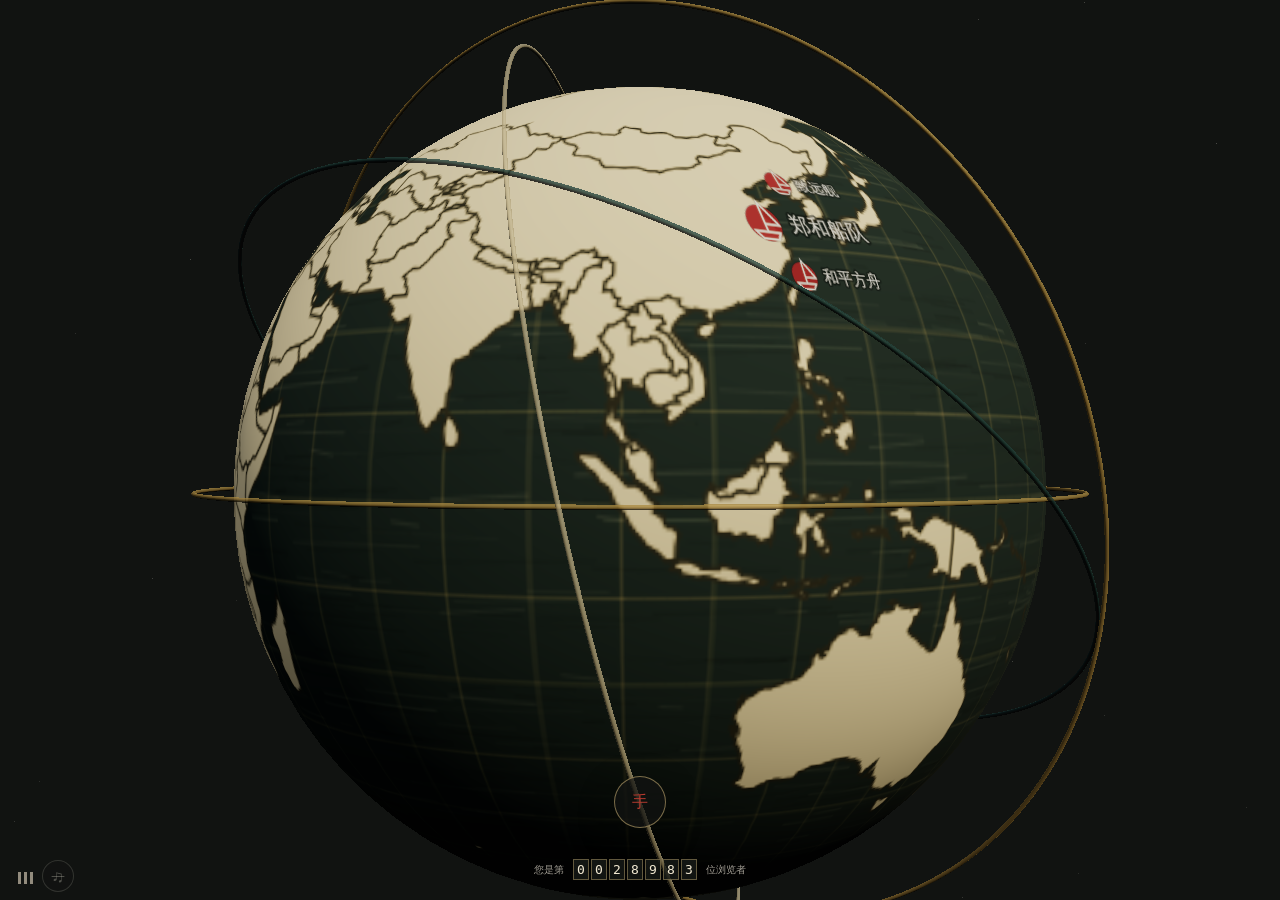
<file: index.html>
<!doctype html>
<html lang="zh-CN">
  <head>
    <meta charset="UTF-8" />
    <meta name="viewport" content="width=device-width, initial-scale=1.0" />
    <meta name="theme-color" content="#141514" />
    <meta name="description" content="《向海而和》郑和船队沉浸式手势交互原型" />
    <link rel="icon" href="data:," />
    <title>向海而和</title>
    <script type="module" crossorigin src="./assets/main-ChplIBq0.js"></script>
    <link rel="modulepreload" crossorigin href="./assets/asset-url-Cq3bE7O6.js">
    <link rel="stylesheet" crossorigin href="./assets/main-BWU8PTNh.css">
  </head>
  <body>
    <main id="app" aria-label="向海而和沉浸式交互体验">
      <canvas id="voyage-map" aria-hidden="true"></canvas>
      <div id="scene" aria-hidden="true"></div>
      <video id="hand-video" playsinline muted></video>
      <audio id="background-music" preload="none" loop>
        <source type="audio/mpeg" />
      </audio>
      <canvas id="ink-layer" aria-hidden="true"></canvas>

      <section id="route-map" class="route-map" aria-label="郑和船队航线" hidden>
        <canvas id="route-canvas"></canvas>
        <div id="route-place" class="route-place">刘家港</div>
      </section>

      <section id="cargo-status" class="cargo-status" aria-live="polite" hidden>
        <div class="cargo-status-heading">
          <span id="cargo-port">刘家港</span>
          <small id="cargo-event">中国物产装船</small>
        </div>
        <div id="cargo-list" class="cargo-list"></div>
      </section>

      <section id="country-stop" class="country-stop" aria-live="polite" role="dialog" hidden>
        <button id="country-stop-close" class="view-close country-stop-close" type="button" aria-label="关闭国家介绍并继续航行" title="继续航行">×</button>
        <figure class="country-visual">
          <img id="country-image" alt="" />
          <figcaption>
            <span id="country-image-title"></span>
            <small>《瀛涯胜览》行旅图景</small>
          </figcaption>
        </figure>
        <div class="country-reading">
          <header class="country-heading">
            <small>泊驻</small>
            <h1 id="country-title"></h1>
            <p id="country-subtitle"></p>
          </header>
          <div class="country-scroll">
            <section class="country-classical" aria-label="文言文">
              <span>原文</span>
              <div id="country-classical"></div>
            </section>
            <section class="country-modern" aria-label="现代文翻译">
              <span>今译</span>
              <div id="country-modern"></div>
            </section>
          </div>
        </div>
      </section>

      <section id="detail-panel" class="detail-panel" aria-live="polite" hidden>
        <button id="detail-close" class="view-close detail-close" type="button" aria-label="关闭货物介绍" title="关闭货物介绍">×</button>
        <div id="detail-model-host" class="detail-model-host" hidden>
          <div id="detail-model-status" class="detail-model-status" role="status">
            <i aria-hidden="true"></i>
            <span id="detail-model-status-text">正在载入写实三维模型</span>
          </div>
        </div>
        <div class="detail-copy">
          <div id="detail-kicker" class="detail-kicker"></div>
          <h1 id="detail-title"></h1>
          <p id="detail-body"></p>
        </div>
      </section>

      <button id="ship-view-close" class="view-close ship-view-close" type="button" aria-label="收起船体并继续航行" title="继续航行" hidden>×</button>

      <div id="place-seal" class="place-seal" hidden>
        <span id="place-cn"></span>
        <small id="place-sub"></small>
      </div>

      <div id="cargo-cursors" class="cargo-cursors" aria-hidden="true" hidden></div>
      <div id="gesture-cursor" class="gesture-cursor" aria-hidden="true"><span></span></div>

      <div id="presence" class="presence" aria-live="polite">
        <div class="presence-mark" aria-hidden="true"><i></i><i></i><i></i></div>
        <span id="presence-label">寻找你的手</span>
      </div>

      <button id="music-toggle" class="music-toggle" type="button" aria-label="关闭背景音乐" title="关闭背景音乐">
        <span aria-hidden="true">♫</span>
      </button>

      <button id="start-experience" class="start-experience" type="button" aria-label="启用摄像头并进入体验">
        <span class="hand-glyph" aria-hidden="true">手</span>
      </button>

      <div id="visitor-counter" class="visitor-counter" aria-live="polite">
        <span>您是第</span>
        <strong id="visitor-count" class="visitor-count" aria-label="第 28983 位浏览者"></strong>
        <span>位浏览者</span>
      </div>

      <div id="debug-hint" class="debug-hint" hidden>点击小船暂停 · 拖动旋转 · 点击货物查看 · Esc 返回</div>
    </main>
  </body>
</html>
</file>
<file: assets/main-BWU8PTNh.css>
:root{font-family:"Noto Serif SC","Source Han Serif SC",Songti SC,serif;color:#e5e0d2;background:#111311;font-synthesis:none;text-rendering:optimizeLegibility}*{box-sizing:border-box}html,body,#app{width:100%;height:100%;margin:0;overflow:hidden;background:#111311}button,input{font:inherit}button:focus-visible{outline:2px solid #b33a2f;outline-offset:4px}#app{position:relative;isolation:isolate}#scene,#scene canvas,#voyage-map,#ink-layer{position:absolute;inset:0;width:100%;height:100%;display:block}#voyage-map{z-index:0;opacity:0;background:#d6d0aa;pointer-events:none;transition:opacity .62s ease}#voyage-map.is-visible{opacity:1}#scene{z-index:1}#scene canvas{touch-action:none}#scene canvas.is-inspecting{cursor:grab}#scene canvas.is-dragging{cursor:grabbing}#ink-layer{z-index:5;pointer-events:none}#hand-video{position:absolute;width:1px;height:1px;opacity:0;pointer-events:none}.route-map{position:absolute;z-index:7;right:clamp(14px,3vw,44px);top:clamp(14px,3vw,38px);width:min(24vw,340px);aspect-ratio:1.7;border:1px solid rgba(236,230,197,.66);background:#657872;box-shadow:0 8px 24px #30332a2e;overflow:hidden;transition:opacity .42s ease,transform .42s ease}.route-map[hidden]{display:none}.route-map.is-muted{opacity:0;transform:translateY(-14px)}#route-canvas{width:100%;height:100%;display:block}.route-place{position:absolute;left:13px;bottom:9px;color:#e5e0d2;font-size:13px;letter-spacing:0;text-shadow:0 1px 5px rgba(24,29,26,.9)}.cargo-status{position:absolute;z-index:7;left:clamp(18px,3vw,44px);top:clamp(76px,9vh,108px);width:min(330px,calc(100vw - 36px));padding:2px 0 4px 14px;color:#4a5147;border-left:2px solid #a6392f;pointer-events:auto;transition:opacity .3s ease,transform .3s ease}.cargo-status[hidden]{display:none}.cargo-status.is-muted{opacity:0;transform:translate(-12px);pointer-events:none}.cargo-status-heading{display:flex;align-items:baseline;gap:10px;margin-bottom:9px}.cargo-status-heading span{color:#3c433d;font-size:20px;font-weight:600}.cargo-status-heading small{color:#8d413d;font-family:Noto Sans SC,Microsoft YaHei,sans-serif;font-size:11px}.cargo-list{display:grid;gap:10px;max-width:310px}.cargo-group>small{display:block;margin-bottom:4px;color:#8d413d;font-family:Noto Sans SC,Microsoft YaHei,sans-serif;font-size:10px}.cargo-group-live{padding-top:8px;border-top:1px solid rgba(141,65,61,.26)}.cargo-group-live>small{color:#9a372f}.cargo-items{display:flex;flex-wrap:wrap;gap:3px 10px}.cargo-item{min-height:24px;padding:2px 0;color:#555c50;border:0;border-bottom:1px solid transparent;border-radius:0;background:transparent;font-family:Noto Sans SC,Microsoft YaHei,sans-serif;font-size:12px;line-height:1.35;letter-spacing:0;cursor:pointer}.cargo-item:hover,.cargo-item:focus-visible{color:#8d413d;border-bottom-color:currentColor;outline:none}.cargo-item:disabled{color:#777b73;cursor:default;opacity:.72}.cargo-status.is-changing .cargo-item{animation:cargo-arrive .42s ease both}.cargo-status.is-changing .cargo-item:nth-child(2n){animation-delay:35ms}.cargo-status.is-changing .cargo-item:nth-child(3n){animation-delay:70ms}.country-stop{position:absolute;z-index:8;inset:0;width:100%;height:100%;color:#f5f1e8;background:#1b1915;overflow:hidden;pointer-events:auto;animation:country-arrive .48s ease both}.country-stop[hidden]{display:none}.country-visual{position:absolute;z-index:0;inset:0;margin:0}.country-visual img{display:block;width:100%;height:100%;object-fit:cover;object-position:center;background:#8f7d58}.country-visual figcaption{display:none}.country-reading{position:absolute;z-index:2;right:0;top:0;bottom:0;display:grid;grid-template-rows:auto minmax(0,1fr);width:clamp(440px,32vw,620px);min-height:0;padding:clamp(66px,9vh,96px) clamp(46px,4vw,72px) 42px 58px;background:linear-gradient(90deg,#1f1c17a8,#1f1c17f0 16%,#1f1c17f7);box-shadow:-24px 0 48px #13110e29}.country-heading{padding-bottom:20px;border-bottom:1px solid rgba(238,224,192,.28)}.country-heading>small{color:#d9b86e;font-family:Noto Sans SC,Microsoft YaHei,sans-serif;font-size:12px}.country-heading h1{margin:5px 0 8px;color:#fffdf7;font-size:44px;font-weight:500;line-height:1.15;text-shadow:0 2px 16px rgba(0,0,0,.34)}.country-heading p{margin:0;color:#d8cdb8;font-family:Noto Sans SC,Microsoft YaHei,sans-serif;font-size:14px}.country-scroll{min-height:0;padding:18px 9px 4px 0;overflow-y:auto;scrollbar-color:rgba(222,199,150,.55) transparent;scrollbar-width:thin}.country-classical>span,.country-modern>span{display:block;margin-bottom:7px;font-family:Noto Sans SC,Microsoft YaHei,sans-serif;font-size:11px}.country-classical>span{color:#d9b86e}.country-classical p{margin:0 0 11px;color:#fffdf7;font-family:Songti SC,STSong,serif;font-size:15px;line-height:1.9;text-align:justify}.country-modern{margin-top:16px;padding:14px 16px 4px;border-left:3px solid #9fbfd1;background:#596f7c47}.country-modern>span{color:#b8d4e1}.country-modern p{margin:0 0 10px;color:#f1f5f4;font-family:Noto Sans SC,Microsoft YaHei,sans-serif;font-size:13px;line-height:1.82;text-align:justify}#app[data-interaction-state=country-stop] .route-map{z-index:10;left:clamp(18px,2.4vw,38px);right:auto;top:clamp(18px,2.4vw,34px);width:min(19vw,300px);border-color:#efe0bbb8;box-shadow:0 12px 30px #18161252}#app[data-interaction-state=country-stop] .cargo-status{z-index:10;left:clamp(18px,2.4vw,38px);top:clamp(210px,27vh,260px);width:min(330px,28vw);padding:13px 16px 14px;color:#fffdf7;border-left-color:#d9b86e;background:#1d1b17b8;box-shadow:0 10px 28px #14120f38}#app[data-interaction-state=country-stop] .cargo-status-heading span,#app[data-interaction-state=country-stop] .cargo-item{color:#fffdf7}#app[data-interaction-state=country-stop] .cargo-status-heading small{color:#d9b86e}#app[data-interaction-state=country-stop] .place-seal{display:none}.detail-panel{position:absolute;z-index:8;inset:0;display:grid;grid-template-columns:minmax(520px,1.45fr) minmax(300px,520px);align-items:center;justify-content:center;gap:clamp(28px,6vw,96px);padding:clamp(28px,6vw,86px);background:#101210a3;pointer-events:none;opacity:1;transition:opacity .36s ease}.detail-panel[hidden]{display:none}.detail-panel.has-model-local{background:#10121047}.detail-panel.has-model-local .detail-copy{padding:26px 28px;background:#101210b8}.detail-model-host{position:relative;grid-column:1;align-self:center;width:100%;min-height:0;max-height:min(72vh,700px);aspect-ratio:4 / 3;overflow:hidden;pointer-events:none}.detail-model-host[hidden]{display:none}.detail-model-status{position:absolute;inset:0;display:grid;place-content:center;justify-items:center;gap:12px;color:#f2ecdec2;font-family:Noto Sans SC,Microsoft YaHei,sans-serif;font-size:12px}.detail-model-status[hidden]{display:none}.detail-model-status i{width:30px;height:30px;border:2px solid rgba(242,236,222,.22);border-top-color:#bea76f;border-radius:50%;animation:model-loading .9s linear infinite}.detail-model-host[data-model-state=error] .detail-model-status i{border-color:#a6392f;animation:none}.view-close{position:absolute;z-index:11;display:grid;place-items:center;width:42px;height:42px;padding:0 0 3px;color:#f0eadb;border:1px solid rgba(240,234,219,.62);border-radius:50%;background:#232621b8;font-family:Noto Sans SC,Microsoft YaHei,sans-serif;font-size:28px;line-height:1;cursor:pointer;box-shadow:0 6px 20px #1d1f1b33}.view-close:hover{background:#a6392fe0}.view-close[hidden]{display:none}.ship-view-close{left:clamp(16px,3vw,44px);top:clamp(16px,3vw,38px)}.detail-close{right:clamp(18px,4vw,58px);top:clamp(18px,4vw,52px);pointer-events:auto}.country-stop-close{right:12px;top:12px;width:36px;height:36px;color:#f0eadb;border-color:#46423357;background:#353730d1;font-size:24px}.detail-copy{grid-column:2;max-width:560px;max-height:min(76vh,720px);padding-left:24px;padding-right:10px;border-left:2px solid #a6392f;overflow-y:auto;overscroll-behavior:contain;pointer-events:auto;scrollbar-color:rgba(190,167,111,.62) rgba(229,224,210,.08);scrollbar-width:thin}.detail-kicker{color:#bea76f;font-size:13px;margin-bottom:12px}.detail-copy h1{margin:0 0 18px;color:#f0eadb;font-size:48px;font-weight:500;letter-spacing:0}.detail-copy p{margin:0;color:#d7d1c4;font-family:Noto Sans SC,Microsoft YaHei,sans-serif;font-size:16px;line-height:1.8;white-space:pre-line}.place-seal{position:absolute;z-index:7;right:clamp(16px,4vw,62px);bottom:clamp(22px,5vw,68px);display:flex;flex-direction:column;align-items:flex-end;color:#e6dfd0;pointer-events:none;text-shadow:0 2px 16px #000}.place-seal[hidden]{display:none}.place-seal>span{font-size:64px;font-weight:500;letter-spacing:0}.place-seal small{margin-top:5px;color:#bda971;font-size:13px}.cargo-cursors{position:absolute;z-index:8;inset:0;overflow:hidden;pointer-events:none}.cargo-cursors[hidden]{display:none}.cargo-cursor{position:absolute;width:8px;height:8px;transform:translate(-50%,-50%);border:1px solid rgba(239,232,211,.42);border-radius:50%;background:#bea76f47;box-shadow:0 0 7px #efe1bb38;opacity:.58;transition:width .14s ease,height .14s ease,opacity .14s ease,border-color .14s ease,background-color .14s ease,box-shadow .14s ease}.cargo-cursor-label{position:absolute;left:50%;top:calc(100% + 7px);min-width:52px;max-width:100px;padding:3px 6px;color:#efe8d3e0;background:#1b1e1abd;border-left:1px solid rgba(181,58,47,.86);font-family:Noto Sans SC,Microsoft YaHei,sans-serif;font-size:11px;line-height:1.25;text-align:center;white-space:normal;transform:translate(-50%);opacity:0;transition:opacity .14s ease}.cargo-cursor.is-active{width:12px;height:12px;border-color:#fff8dfd1;background:#d8bd779e;box-shadow:0 0 0 3px #a6392f24,0 0 12px #d8bd7757;opacity:1}.cargo-cursor.is-active .cargo-cursor-label{color:#fff8df;background:#1e1f1ae6;opacity:1}.gesture-cursor{--dwell: 0deg;position:absolute;z-index:12;left:50%;top:50%;width:42px;height:42px;transform:translate(-50%,-50%);border:1px solid rgba(234,225,206,.66);border-radius:50%;opacity:0;pointer-events:none;transition:opacity .18s ease}.gesture-cursor:before{content:"";position:absolute;inset:-5px;border-radius:50%;background:conic-gradient(#a6392f var(--dwell),transparent 0);-webkit-mask:radial-gradient(transparent 62%,#000 64%);mask:radial-gradient(transparent 62%,#000 64%)}.gesture-cursor span{position:absolute;left:50%;top:50%;width:4px;height:4px;border-radius:50%;background:#bea76f;transform:translate(-50%,-50%)}.gesture-cursor.is-visible{opacity:1}.gesture-cursor.has-target{border-color:#d8bd77;box-shadow:0 0 0 5px #a6392f33}.gesture-cursor.is-pinching{width:32px;height:32px;border-color:#b33a2f}@media(max-width:700px){.cargo-cursor-label{opacity:0}.cargo-cursor.is-active .cargo-cursor-label{opacity:1}}.presence{position:absolute;z-index:10;left:18px;bottom:16px;display:flex;align-items:center;gap:9px;color:#e5e0d29e;font-family:Noto Sans SC,Microsoft YaHei,sans-serif;font-size:11px;pointer-events:none}.presence-mark{display:flex;gap:3px}.presence>span{position:absolute;width:1px;height:1px;overflow:hidden;clip:rect(0 0 0 0);white-space:nowrap}.presence-mark i{width:3px;height:12px;background:#928b7d;transform-origin:bottom;animation:listen 1.5s ease-in-out infinite}.presence-mark i:nth-child(2){animation-delay:.15s}.presence-mark i:nth-child(3){animation-delay:.3s}.presence.is-active .presence-mark i{background:#b33a2f}.music-toggle{position:absolute;z-index:21;left:42px;bottom:8px;display:grid;place-items:center;width:32px;height:32px;padding:0;color:#d8bd77;border:1px solid rgba(190,167,111,.42);border-radius:50%;background:#1214128f;cursor:pointer;transition:color .16s ease,border-color .16s ease,opacity .16s ease,background-color .16s ease}.music-toggle:hover{color:#f0eadb;border-color:#d8bd77d1;background:#232621c7}.music-toggle span{font-family:Georgia,serif;font-size:17px;line-height:1}.music-toggle.is-muted{color:#e5e0d26b;border-color:#e5e0d238;opacity:.72}.music-toggle.is-muted span{text-decoration:line-through}.start-experience{position:absolute;z-index:20;left:50%;bottom:8vh;transform:translate(-50%);display:grid;place-items:center;width:52px;height:52px;padding:0;color:#e8e1d2;border:1px solid rgba(190,167,111,.62);border-radius:50%;background:#121412b8;cursor:pointer;box-shadow:0 12px 40px #00000038}.start-experience:hover{border-color:#bea76f}.start-experience[hidden]{display:none}.hand-glyph{display:grid;place-items:center;width:28px;height:28px;color:#b33a2f}.visitor-counter{position:absolute;z-index:12;left:50%;bottom:20px;display:flex;align-items:center;justify-content:center;gap:9px;color:#e5e0d2b3;font-family:Noto Sans SC,Microsoft YaHei,sans-serif;font-size:10px;white-space:nowrap;pointer-events:none;opacity:0;transform:translate(-50%,8px);transition:opacity .28s ease,transform .28s ease}#app[data-interaction-state=globe] .visitor-counter{opacity:1;transform:translate(-50%)}.visitor-count{display:flex;align-items:center;gap:2px;color:#f0eadb;font-style:normal;font-weight:500}.visitor-count i{display:grid;place-items:center;box-sizing:border-box;flex:0 0 16px;width:16px;height:21px;color:#f2e9d2;border:1px solid rgba(190,167,111,.46);background:#1c1f1bc7;box-shadow:inset 0 -8px 12px #0000002e;font-family:Consolas,Lucida Console,monospace;font-size:13px;font-style:normal;font-variant-numeric:lining-nums tabular-nums;font-feature-settings:"lnum" 1,"tnum" 1;line-height:1}.debug-hint{position:absolute;z-index:9;left:50%;bottom:18px;transform:translate(-50%);color:#e8e1d2ad;font-family:Noto Sans SC,Microsoft YaHei,sans-serif;font-size:11px;pointer-events:none}@keyframes listen{0%,to{transform:scaleY(.45);opacity:.45}50%{transform:scaleY(1);opacity:1}}@keyframes cargo-arrive{0%{opacity:0;transform:translateY(4px)}to{opacity:1;transform:translateY(0)}}@keyframes country-arrive{0%{opacity:0;transform:scale(1.015)}to{opacity:1;transform:scale(1)}}@media(max-width:900px),(max-height:720px){.country-modern{display:none}.country-reading{width:clamp(380px,42vw,520px);padding:48px 42px 28px 46px}.country-heading h1{font-size:38px}.country-classical p{font-size:14px}}@media(max-width:700px){.route-map{width:46vw;min-width:160px}.cargo-status{top:132px;bottom:auto;width:min(180px,calc(50vw - 18px))}.cargo-status-heading span{font-size:17px}.cargo-status-heading{display:block;margin-bottom:7px}.cargo-status-heading small{display:block;margin-top:2px}.cargo-list{gap:3px 8px}.cargo-item{font-size:11px}.country-stop{inset:0;width:100%;height:100%}.country-visual img{width:100%;height:100%;object-position:center}.country-reading{inset:auto 0 0;width:100%;height:48vh;padding:34px 22px 18px;background:linear-gradient(180deg,#1b1915ad,#1b1915f5 18%,#1b1915fa);box-shadow:0 -18px 34px #13110e24}.country-heading{padding-bottom:12px}.country-heading h1{margin-top:1px;font-size:30px}.country-heading p{font-size:12px}.country-scroll{padding-top:12px}.country-classical p{font-size:13px;line-height:1.8}.country-stop-close{right:14px;top:14px}#app[data-interaction-state=country-stop] .route-map{left:14px;right:auto;top:14px;width:46vw}#app[data-interaction-state=country-stop] .cargo-status{left:14px;top:128px;width:min(180px,calc(50vw - 18px));padding:10px 12px}.detail-panel{grid-template-columns:1fr;align-items:end;padding:24px 18px 42px;background:#10121080}.detail-panel.has-model-local{grid-template-rows:minmax(46vh,1fr) auto;align-items:stretch;gap:12px;padding:18px 14px 24px}.detail-panel.has-model-local .detail-copy{max-height:36vh;padding:16px 18px}.detail-model-host{grid-column:1;min-height:0;max-height:none;aspect-ratio:4 / 3}.detail-copy{grid-column:1;max-width:none;max-height:42vh;padding:14px 0 0;border-left:0;border-top:2px solid #a6392f}.detail-copy h1{font-size:30px;margin-bottom:10px}.place-seal>span{font-size:38px}.detail-copy p{font-size:14px;line-height:1.65}.place-seal{bottom:54px}.start-experience{bottom:9vh}.music-toggle{left:41px;bottom:7px}.visitor-counter{bottom:12px;gap:5px;font-size:9px}.visitor-count{gap:1px}.visitor-count i{flex-basis:14px;width:14px;height:19px;font-size:12px}.view-close{width:38px;height:38px;font-size:25px}}@media(prefers-reduced-motion:reduce){.presence-mark i{animation:none}.route-map,.detail-panel{transition:none}.country-stop,.detail-model-status i{animation:none}}@keyframes model-loading{to{transform:rotate(360deg)}}
</file>
